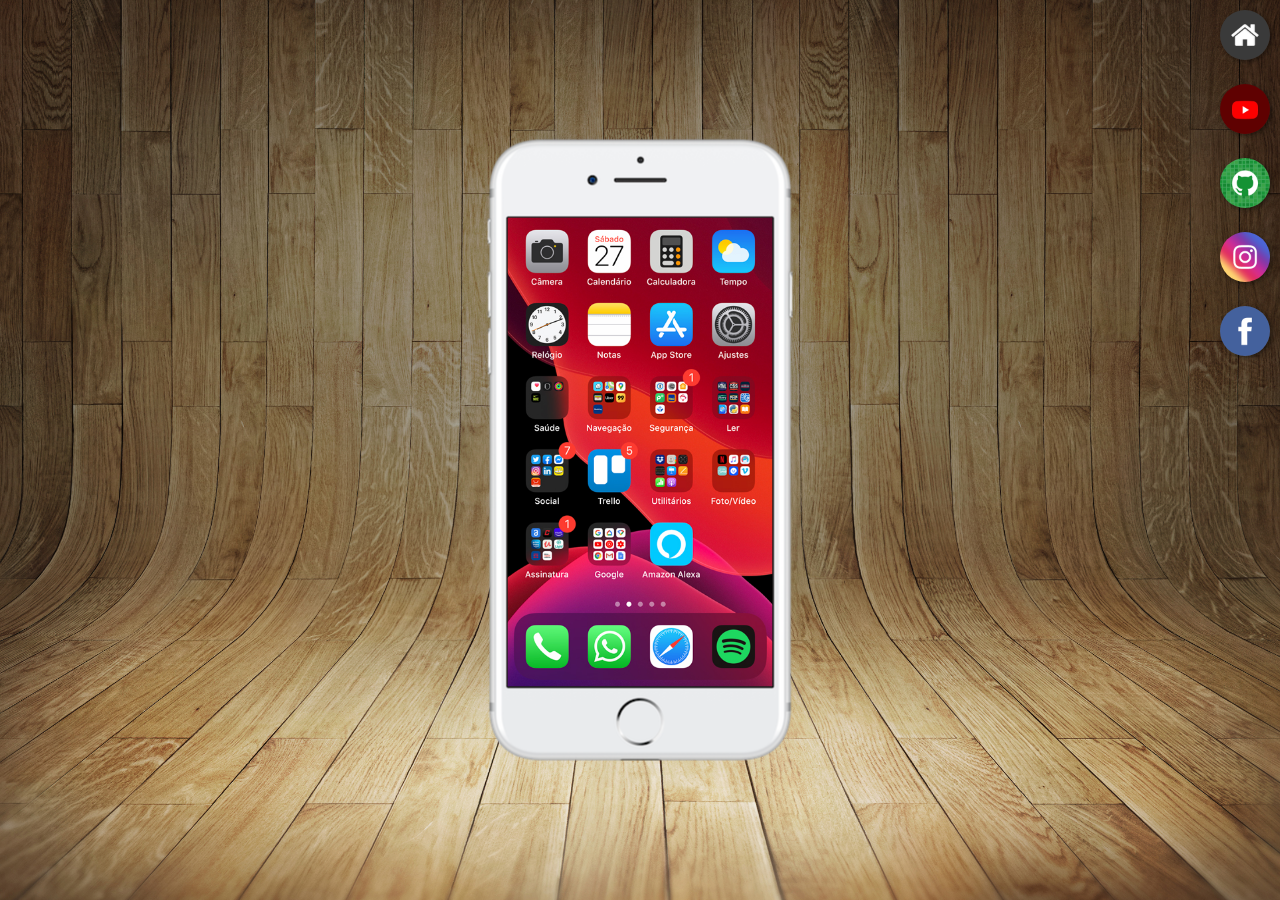
<file: index.html>
<!DOCTYPE html>
<html lang="pt-br">
<head>
    <meta charset="UTF-8">
    <meta name="viewport" content="width=device-width, initial-scale=1.0">
    <title>Redes Sociais</title>
    <link rel="shortcut icon" href="favicon.ico" type="image/x-icon">
    <link rel="stylesheet" href="style.css">
</head>
<body>
    <main>
        <section class="cell">
            <iframe src="tela.html" name="tela" frameborder="0">Seu navegador não é compatível com isso.</iframe>
        </section>

        <section class="icons">
                <a href="tela.html" target="tela"><img src="imagens/logo-home.jpg" alt="Home"></a><br>

                <a href="youtube.html" target="tela"><img src="imagens/logo-youtube.jpg" alt="Youtube"></a><br>

                <a href="github.html" target="tela"><img src="imagens/logo-github.jpg" alt="GitHub"></a><br>

                <a href="instagram.html" target="tela"><img src="imagens/logo-instagram.jpg" alt="Instagram"></a><br>

                <a href="facebook.html" target="tela"><img src="imagens/logo-facebook.jpg" alt="Facebook"></a>
        </section>
    </main>
</body>
</html>
</file>
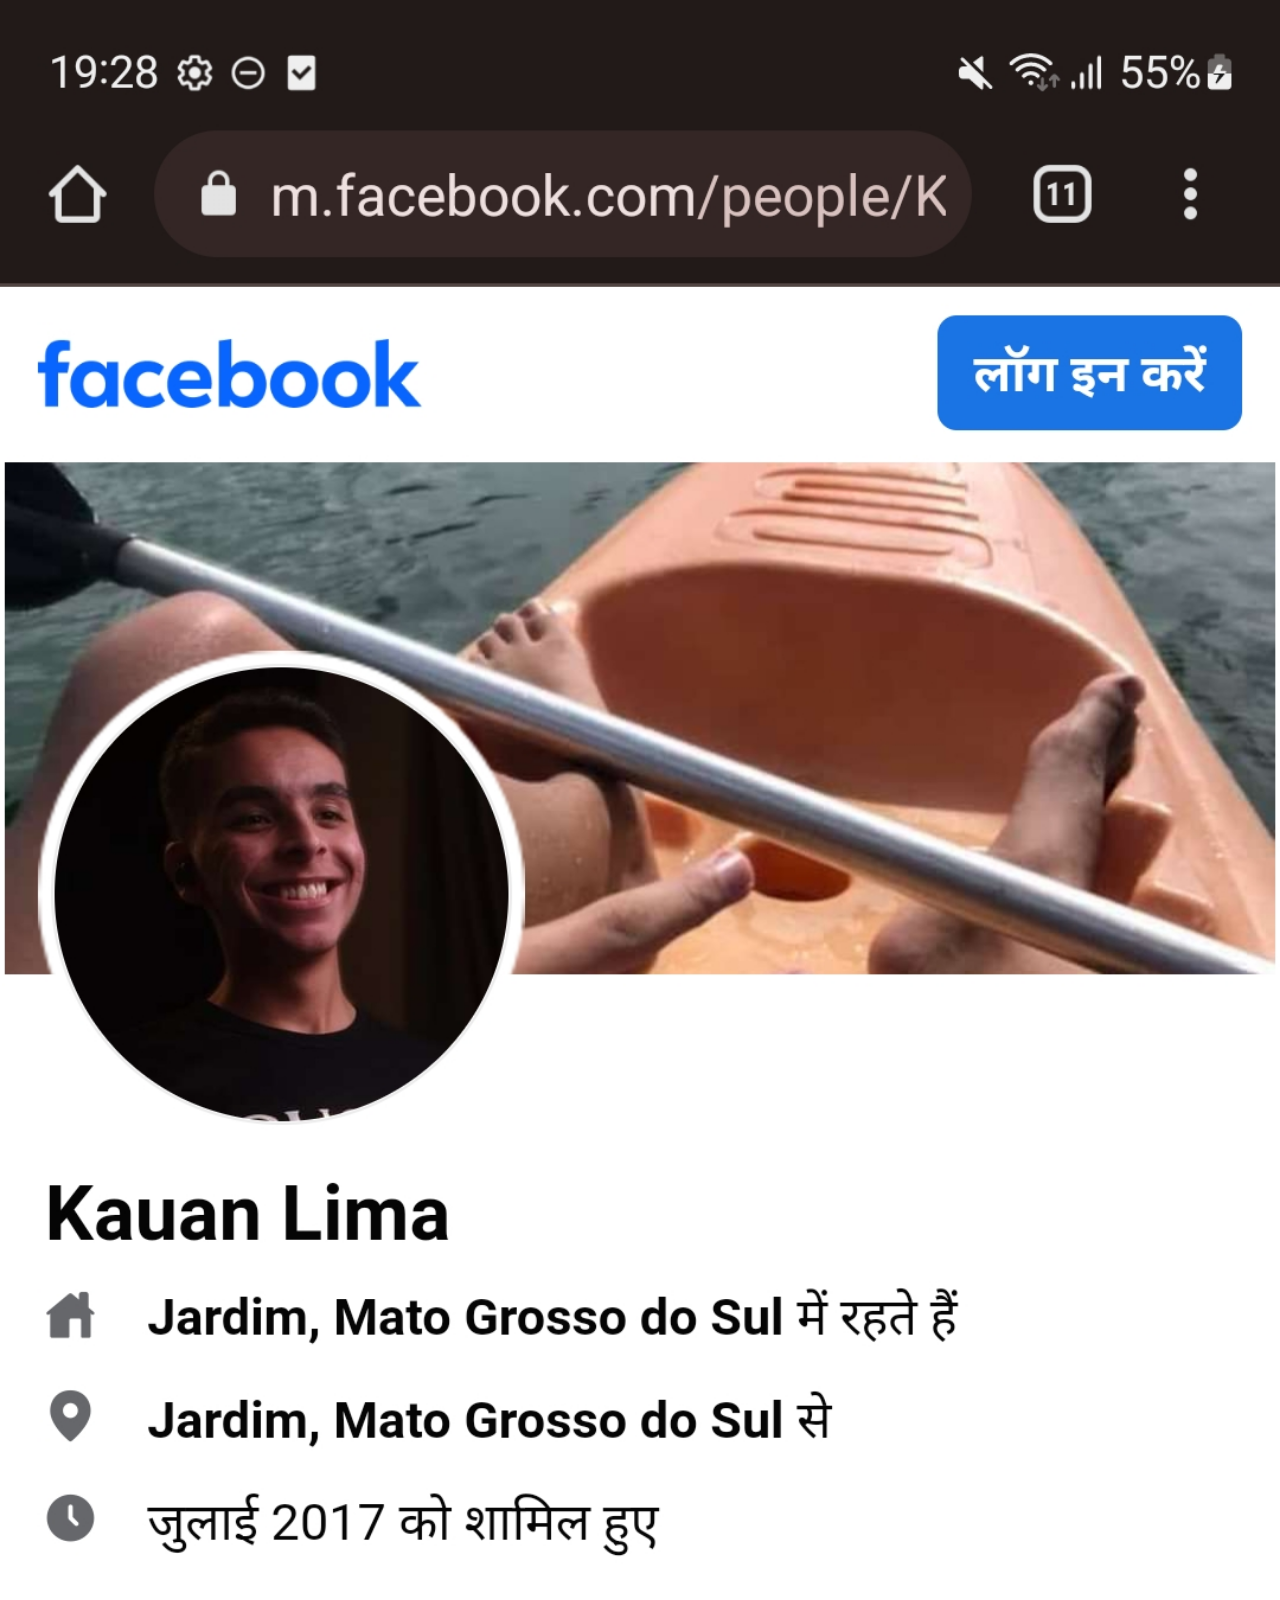
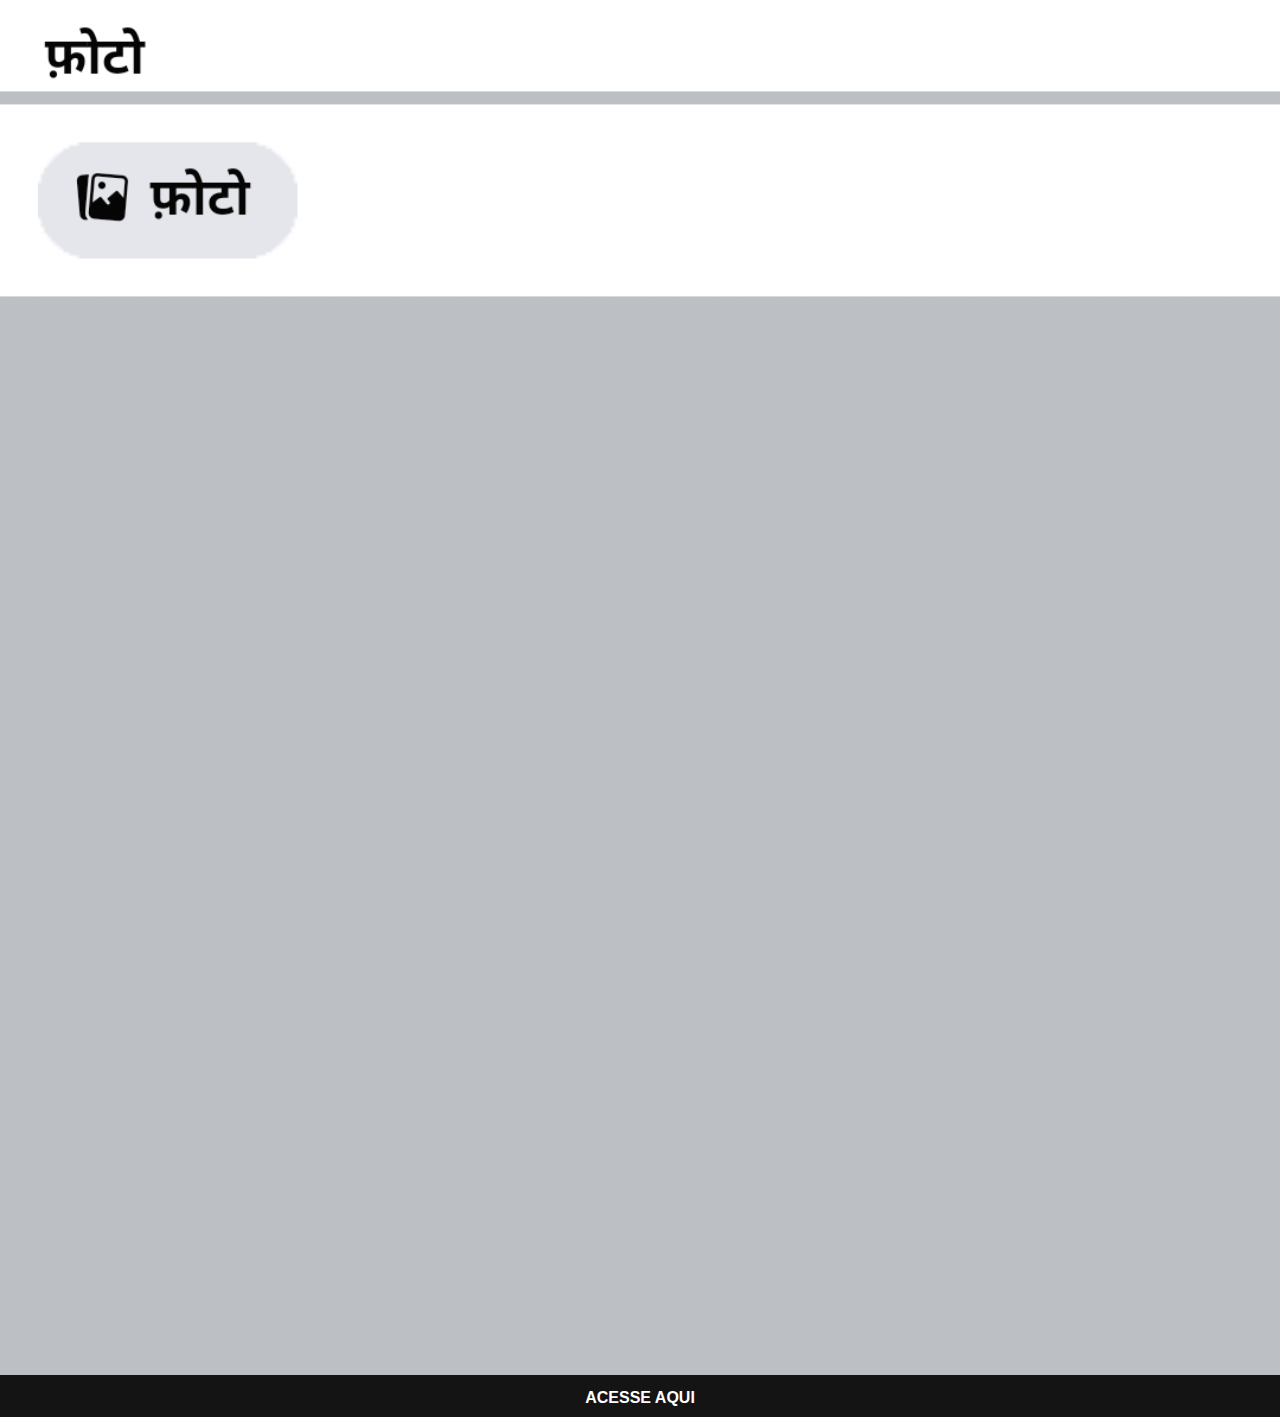
<file: facebook.html>
<!DOCTYPE html>
<html lang="pt-br">
<head>
    <meta charset="UTF-8">
    <meta name="viewport" content="width=device-width, initial-scale=1.0">
    <title>Faccebook</title>
    <style>
        *{
            margin: 0px;
            padding: 0px;
        }
        
        body{
            background-color: rgb(20, 20, 20);
        }

        ::-webkit-scrollbar{
            height: 0;
            width: 0;
        }

        img{
            width: 100vw;
        }

        a{
            display: block;
            font-family: Arial, Helvetica, sans-serif;
            background-color: rgb(20, 20, 20);
            color: white;
            padding: 10px;
            text-align: center;
            text-decoration: none;
            font-weight: bolder;
        }

        a:hover{
            background-color: rgb(31, 31, 31);
        }
    </style>
</head>
<body>
    <main>
        <img src="imagens/tela-facebook.jpg" alt="Canal do Kau Fps">
    </main>

    <footer>
        <a href="https://www.facebook.com/profile.php?id=100019772611229&sk=photos" target="_blank">ACESSE AQUI</a>
    </footer>
</body>
</html>
</file>
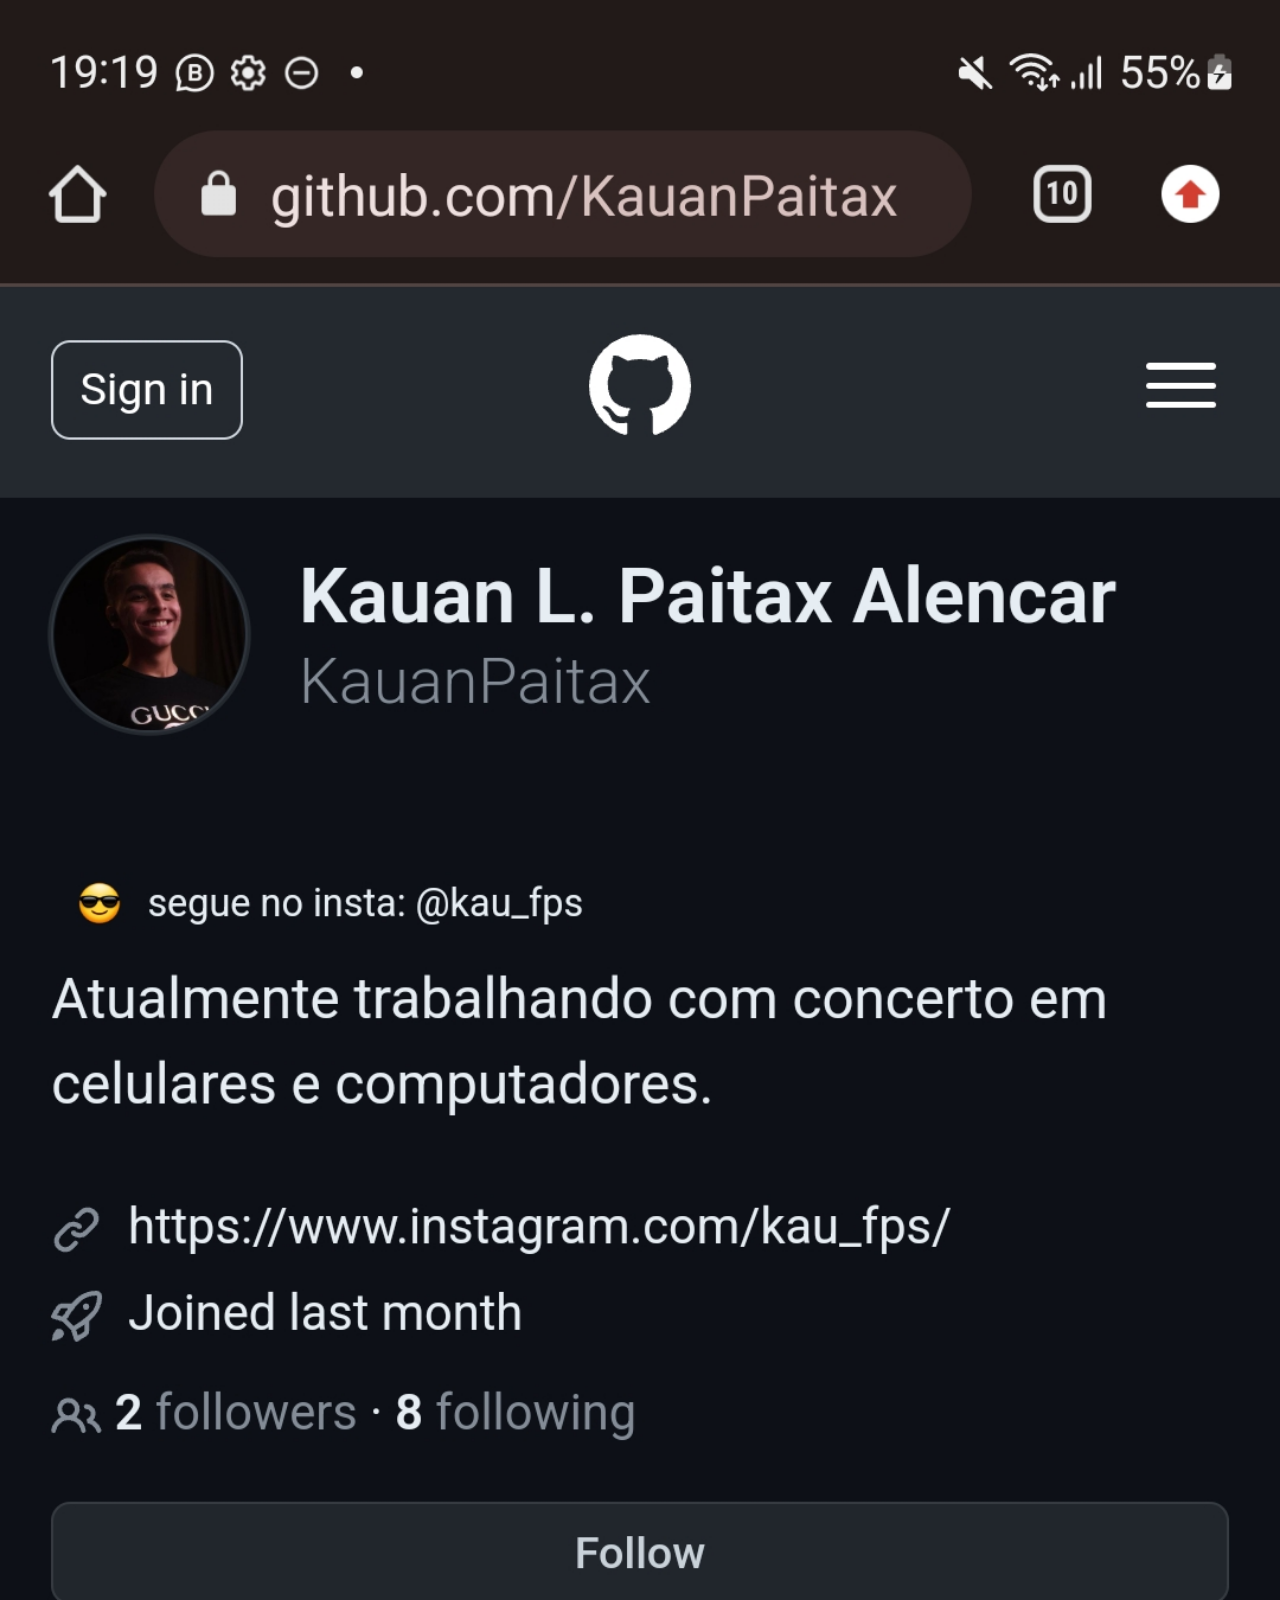
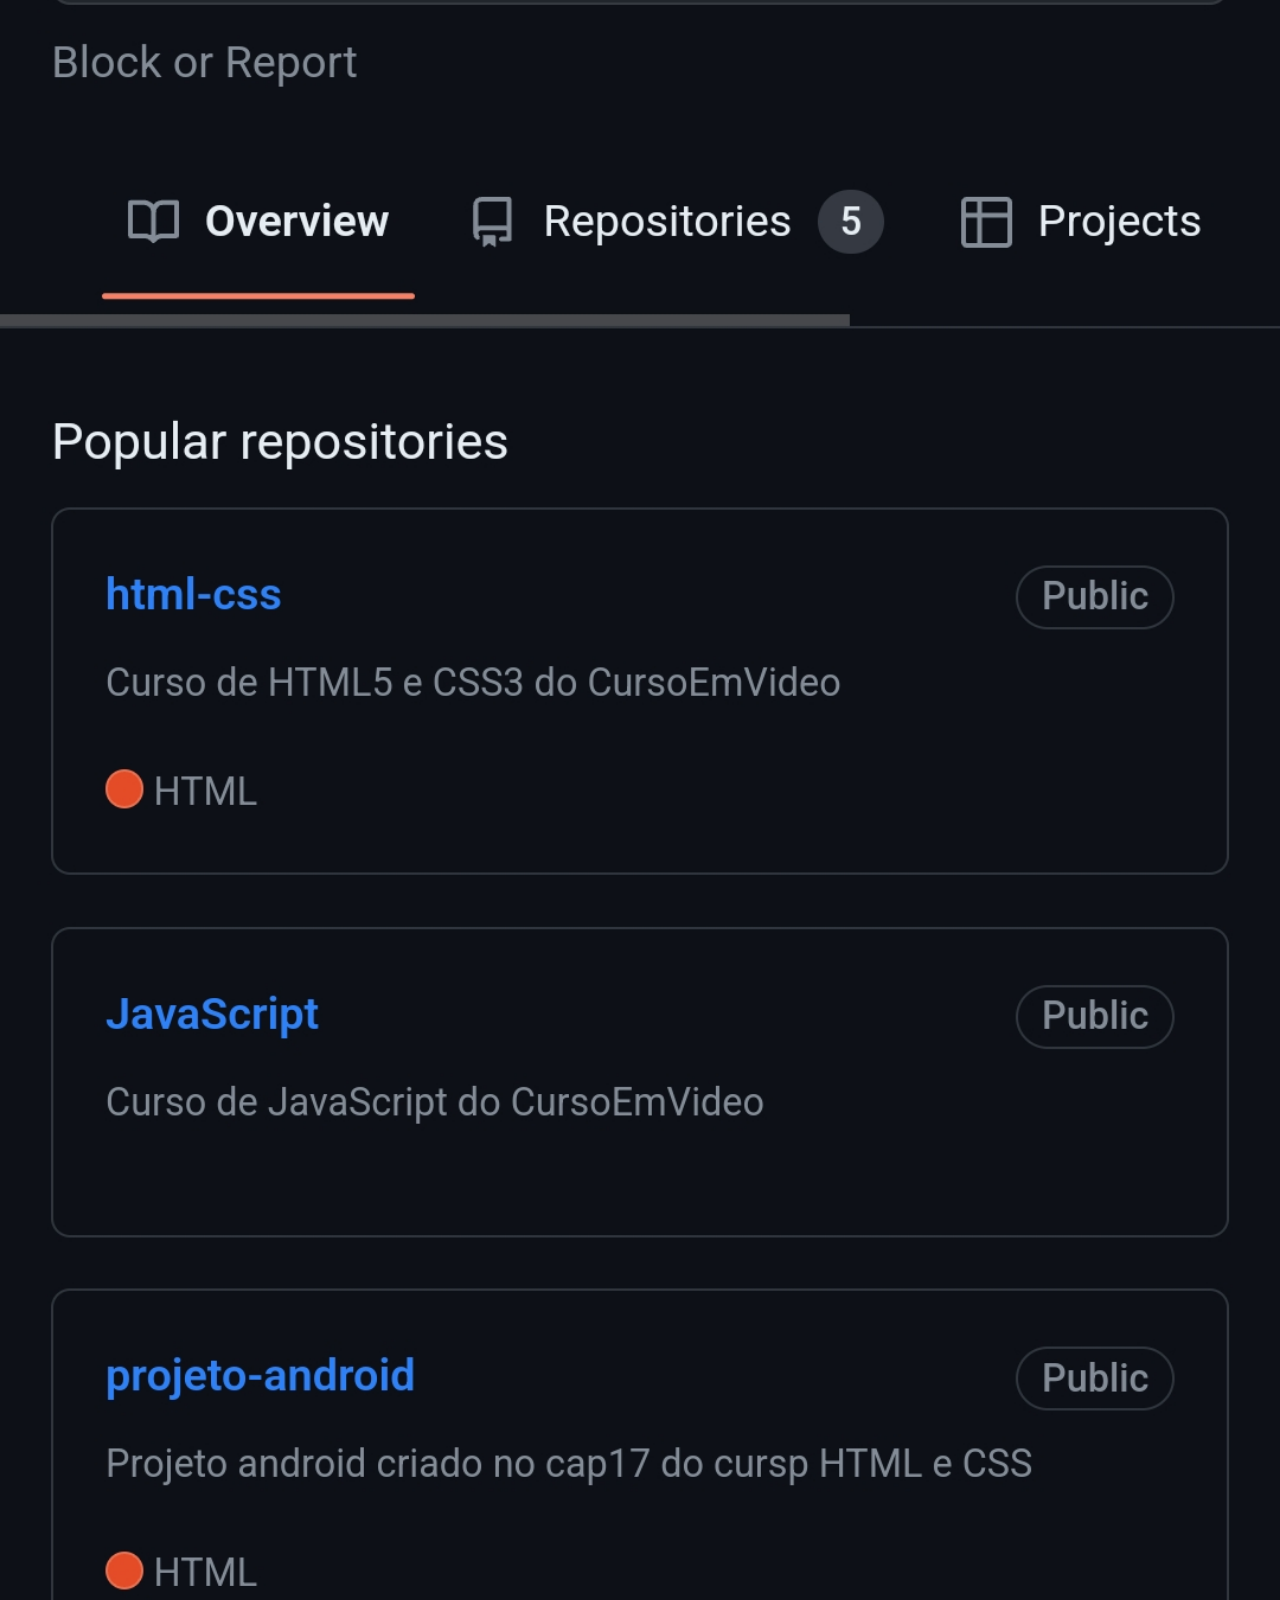
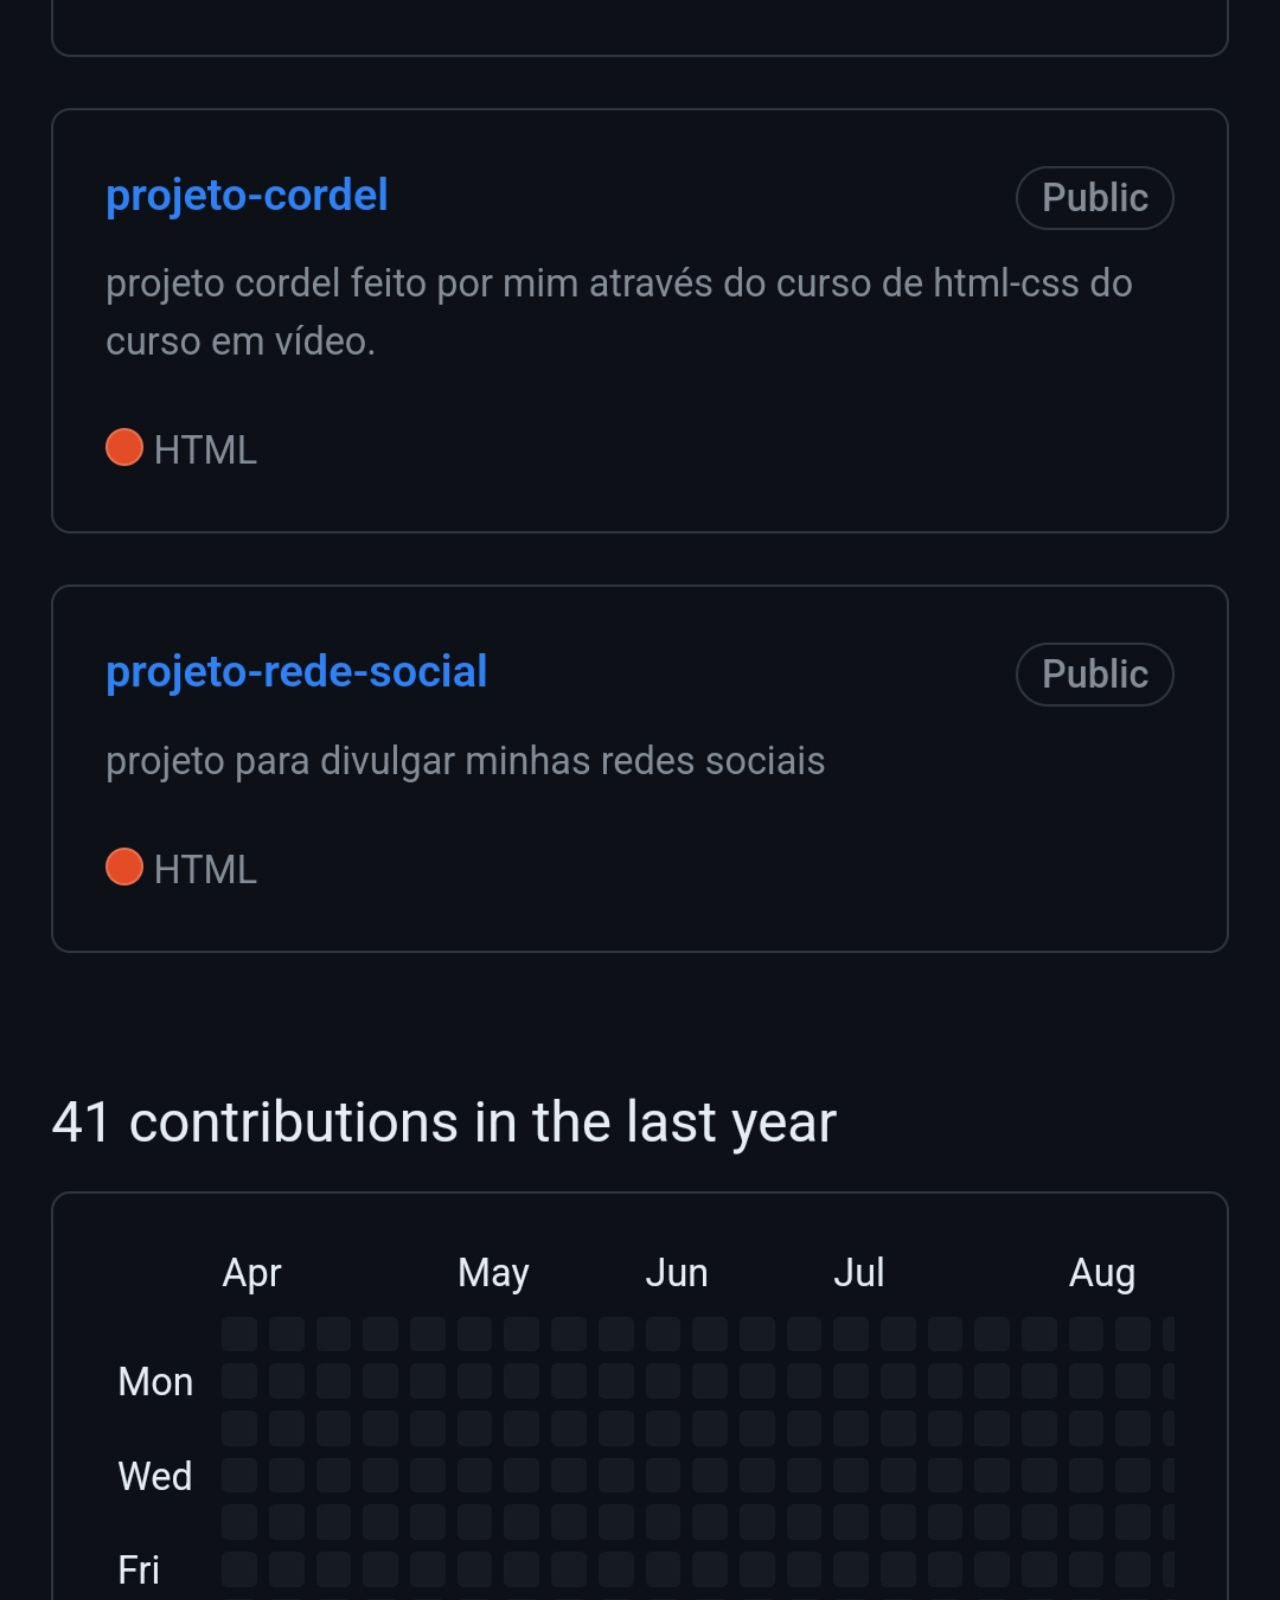
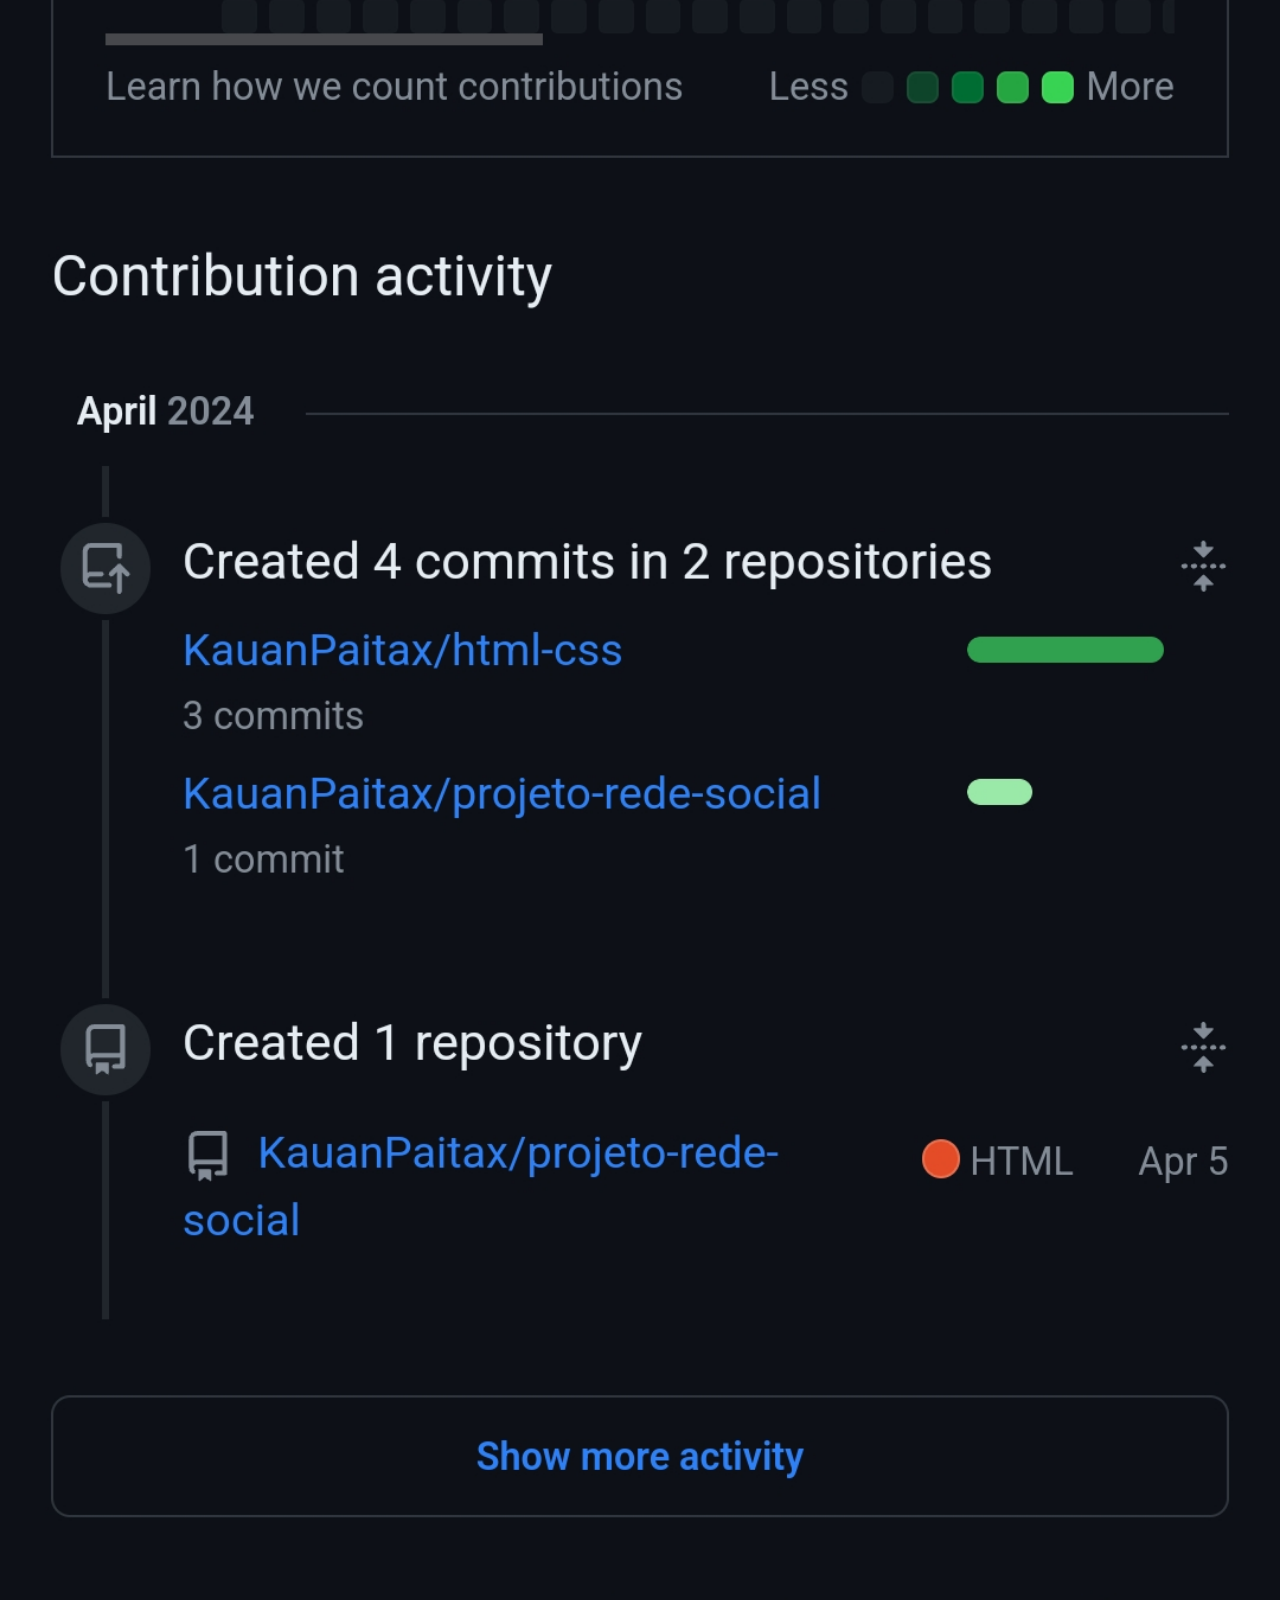
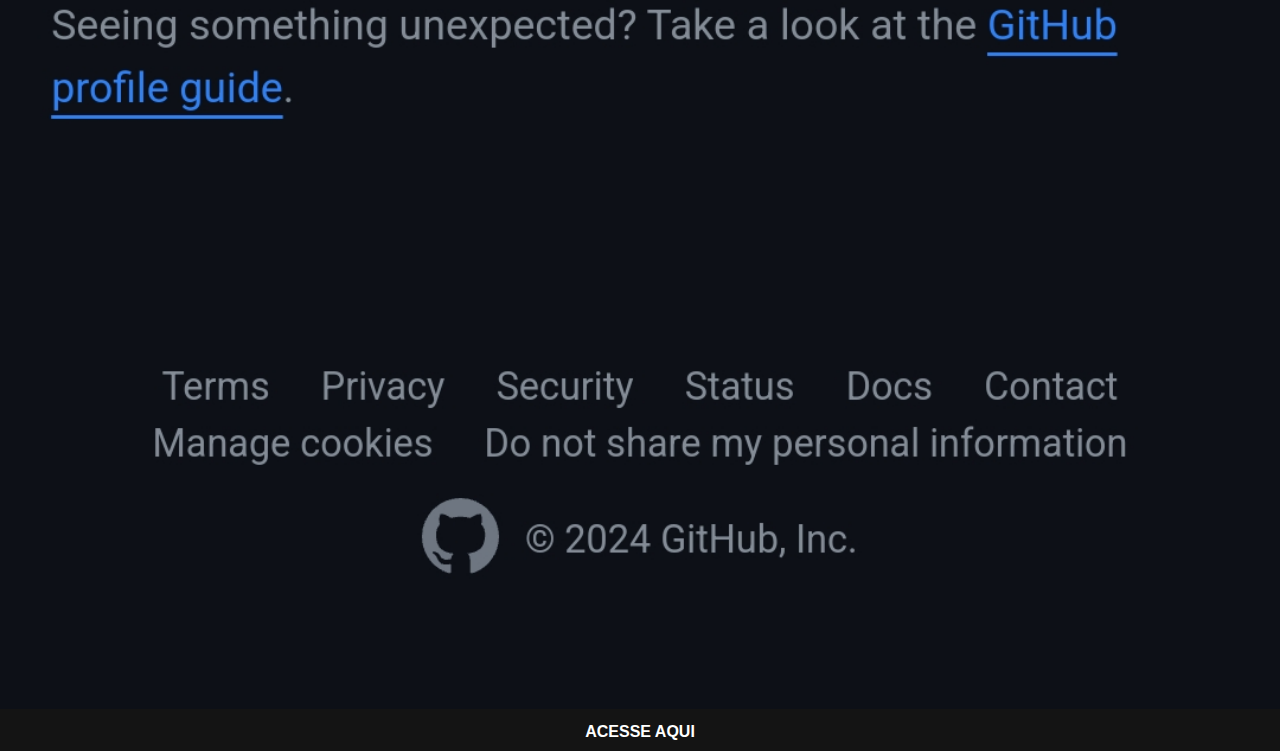
<file: github.html>
<!DOCTYPE html>
<html lang="pt-br">
<head>
    <meta charset="UTF-8">
    <meta name="viewport" content="width=device-width, initial-scale=1.0">
    <title>GitHub</title>
    <style>
        *{
            margin: 0px;
            padding: 0px;
        }
        
        body{
            background-color: rgb(20, 20, 20);
        }

        ::-webkit-scrollbar{
            height: 0;
            width: 0;
        }

        img{
            width: 100vw;
        }

        a{
            display: block;
            font-family: Arial, Helvetica, sans-serif;
            background-color: rgb(20, 20, 20);
            color: white;
            padding: 10px;
            text-align: center;
            text-decoration: none;
            font-weight: bolder;
        }

        a:hover{
            background-color: rgb(31, 31, 31);
        }
    </style>
</head>
<body>
    <main>
        <img src="imagens/tela-github.jpg" alt="GitHub do Kauan Lima Paitax de Alencar">
    </main>

    <footer>
        <a href="https://github.com/KauanPaitax" target="_blank">ACESSE AQUI</a>
    </footer>
</body>
</html>
</file>
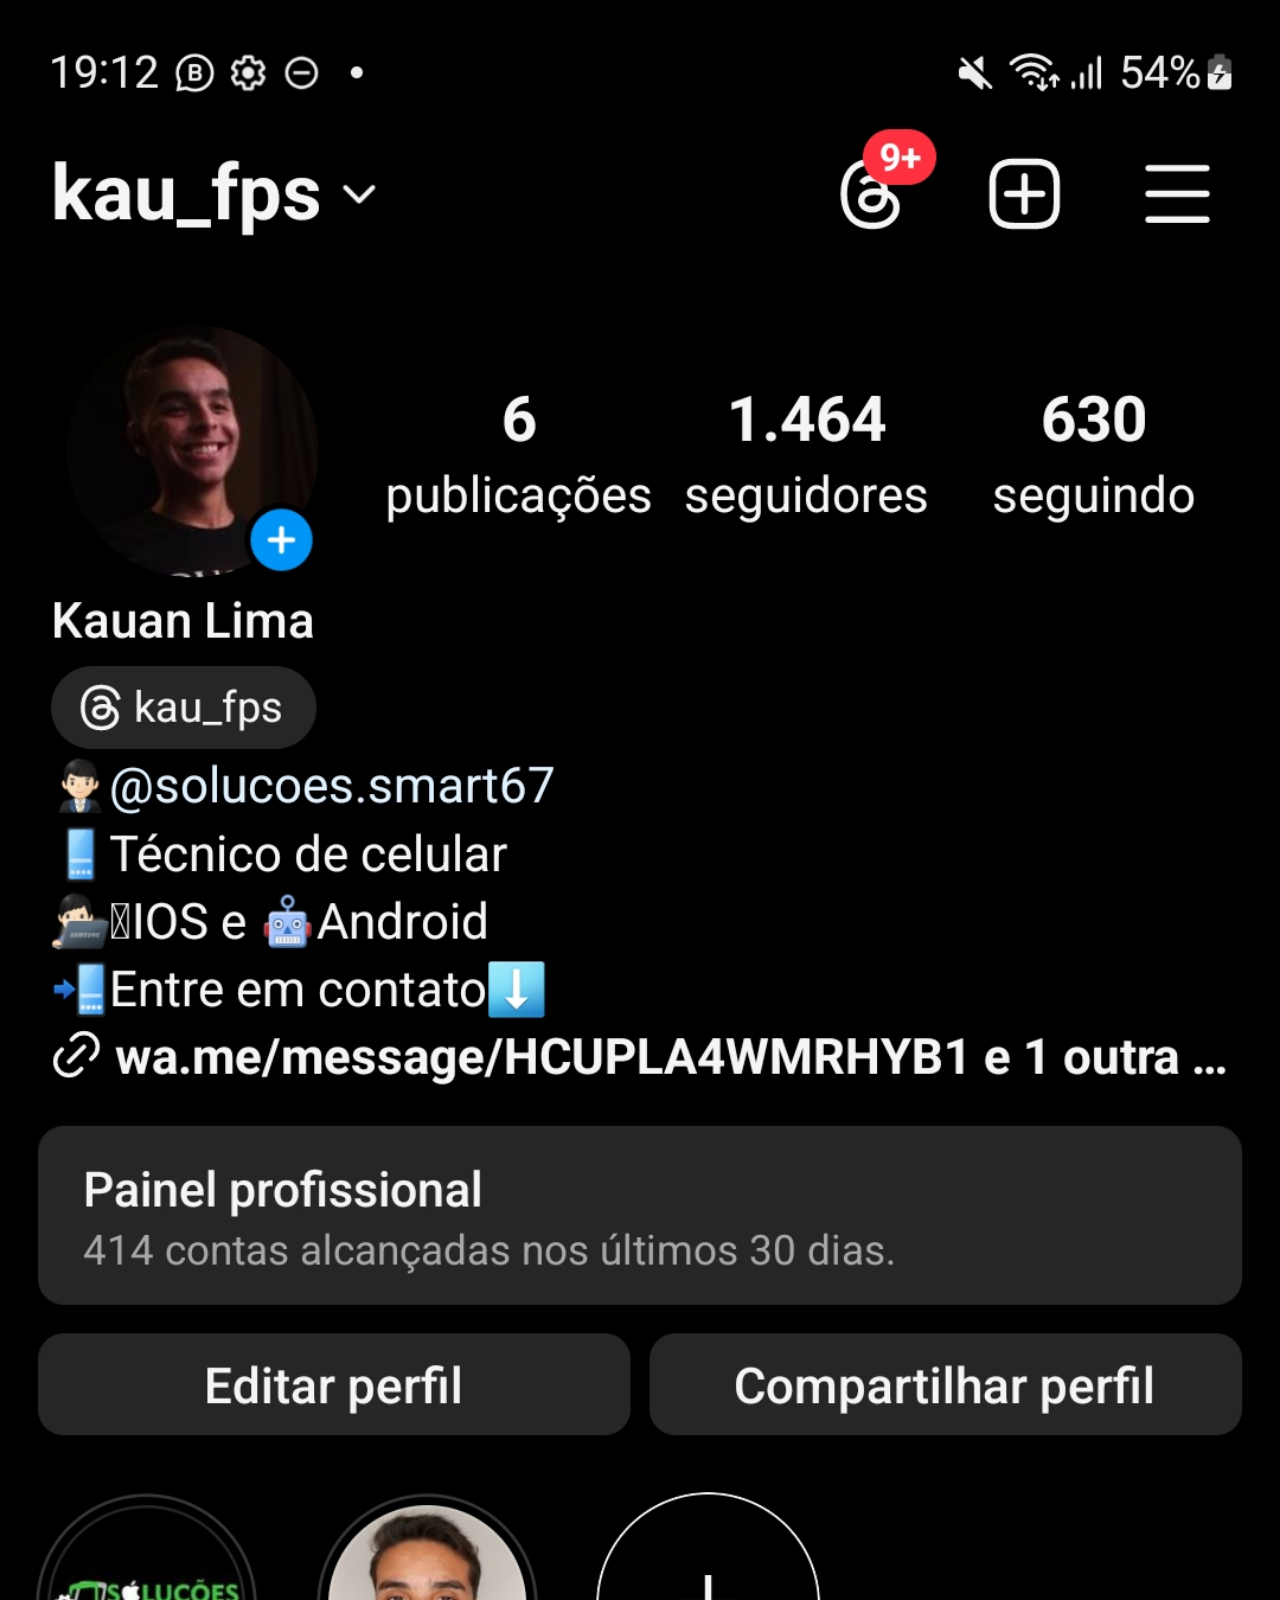
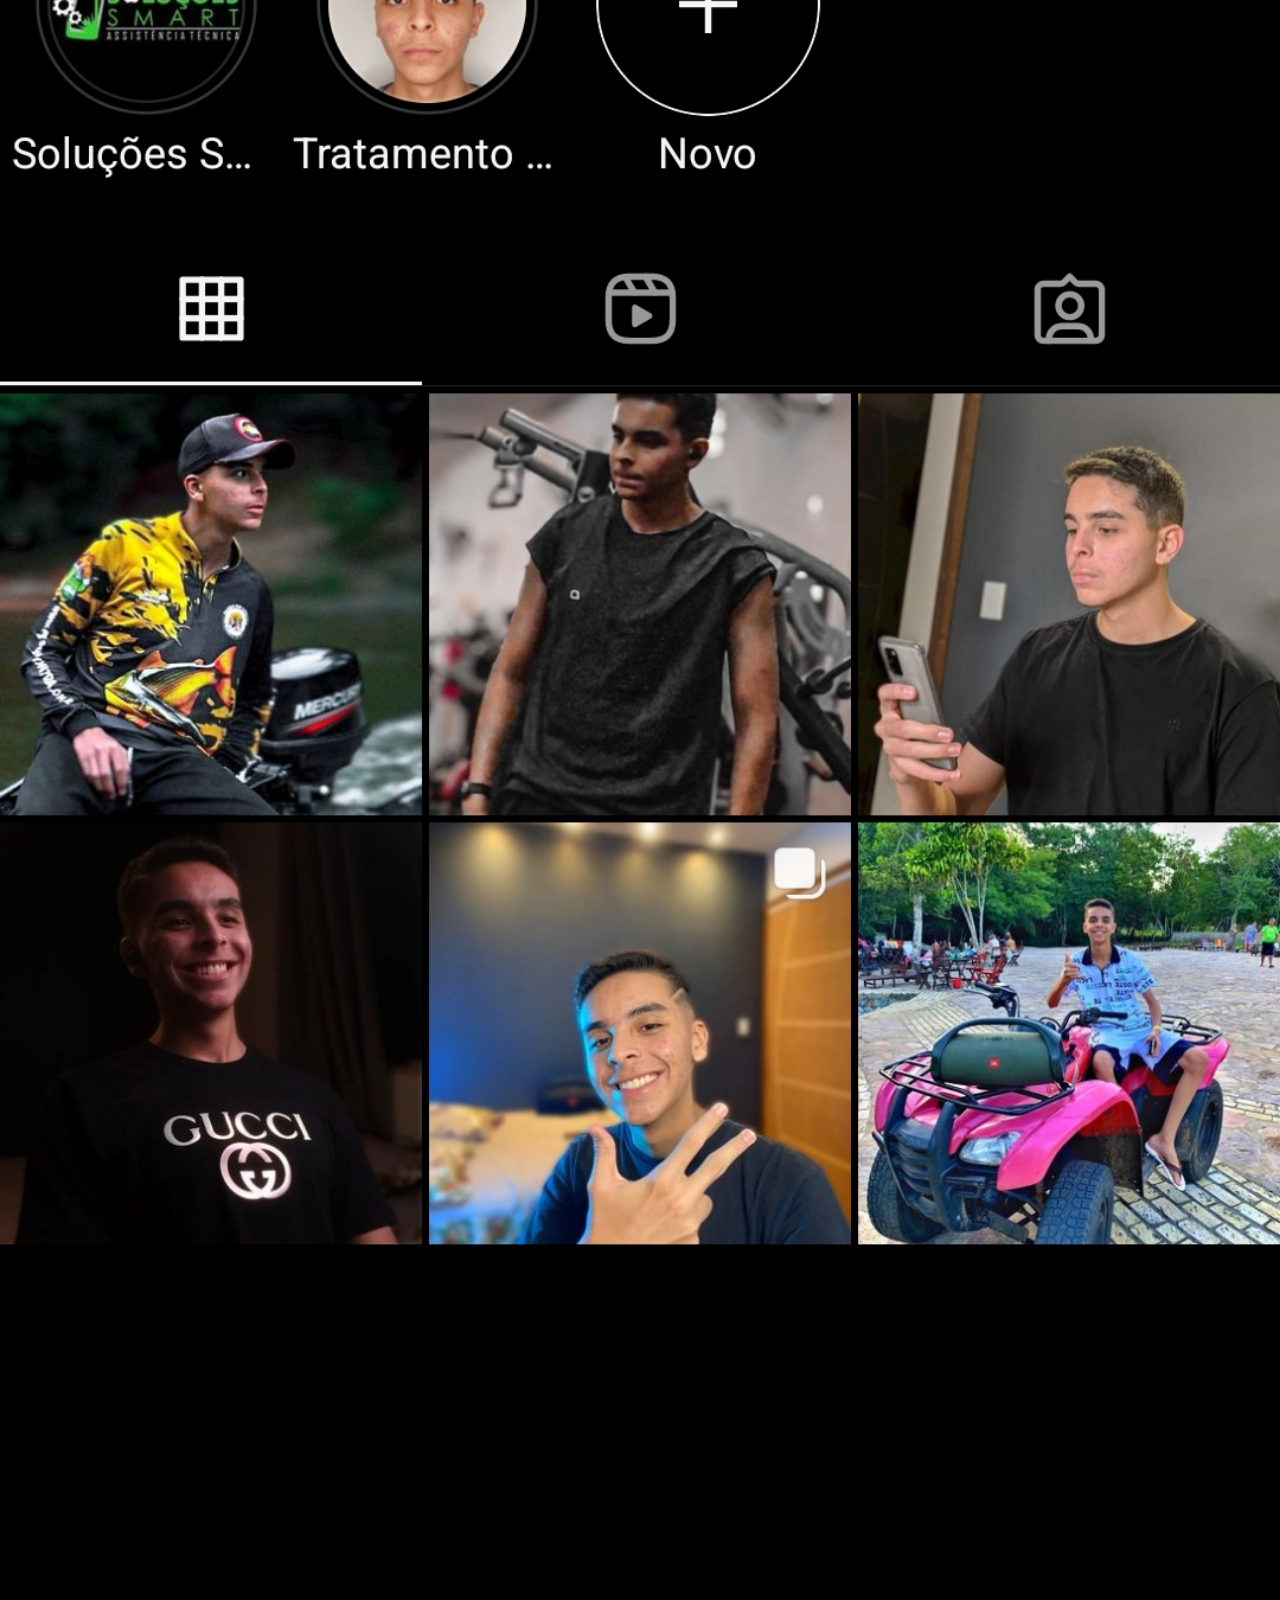
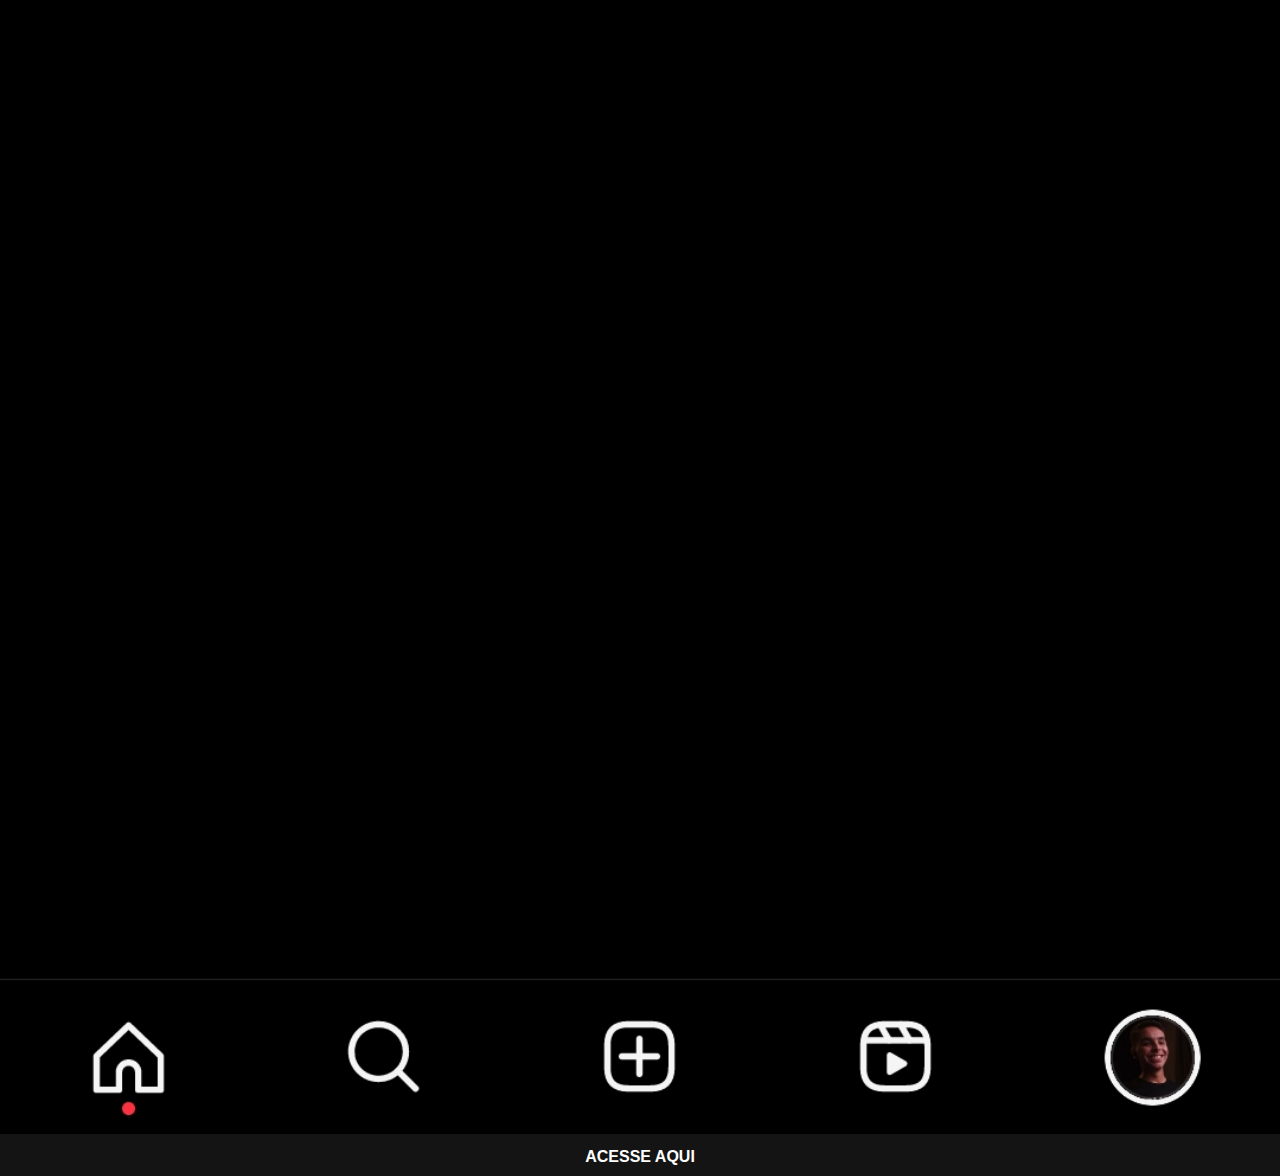
<file: instagram.html>
<!DOCTYPE html>
<html lang="pt-br">
<head>
    <meta charset="UTF-8">
    <meta name="viewport" content="width=device-width, initial-scale=1.0">
    <title>Instagram</title>
    <style>
        *{
            margin: 0px;
            padding: 0px;
        }
        
        body{
            background-color: rgb(20, 20, 20);
        }

        ::-webkit-scrollbar{
            height: 0;
            width: 0;
        }

        img{
            width: 100vw;
        }

        a{
            display: block;
            font-family: Arial, Helvetica, sans-serif;
            background-color: rgb(20, 20, 20);
            color: white;
            padding: 10px;
            text-align: center;
            text-decoration: none;
            font-weight: bolder;
        }

        a:hover{
            background-color: rgb(31, 31, 31);
        }
    </style>
</head>
<body>
    <main>
        <img src="imagens/tela-intagram.jpg" alt="Instagram do Kauan L. Paitax">
    </main>

    <footer>
        <a href="https://www.instagram.com/kau_fps/?igshid=YmMyMTA2M2Y%3D" target="_blank">ACESSE AQUI</a>
    </footer>
</body>
</html>
</file>
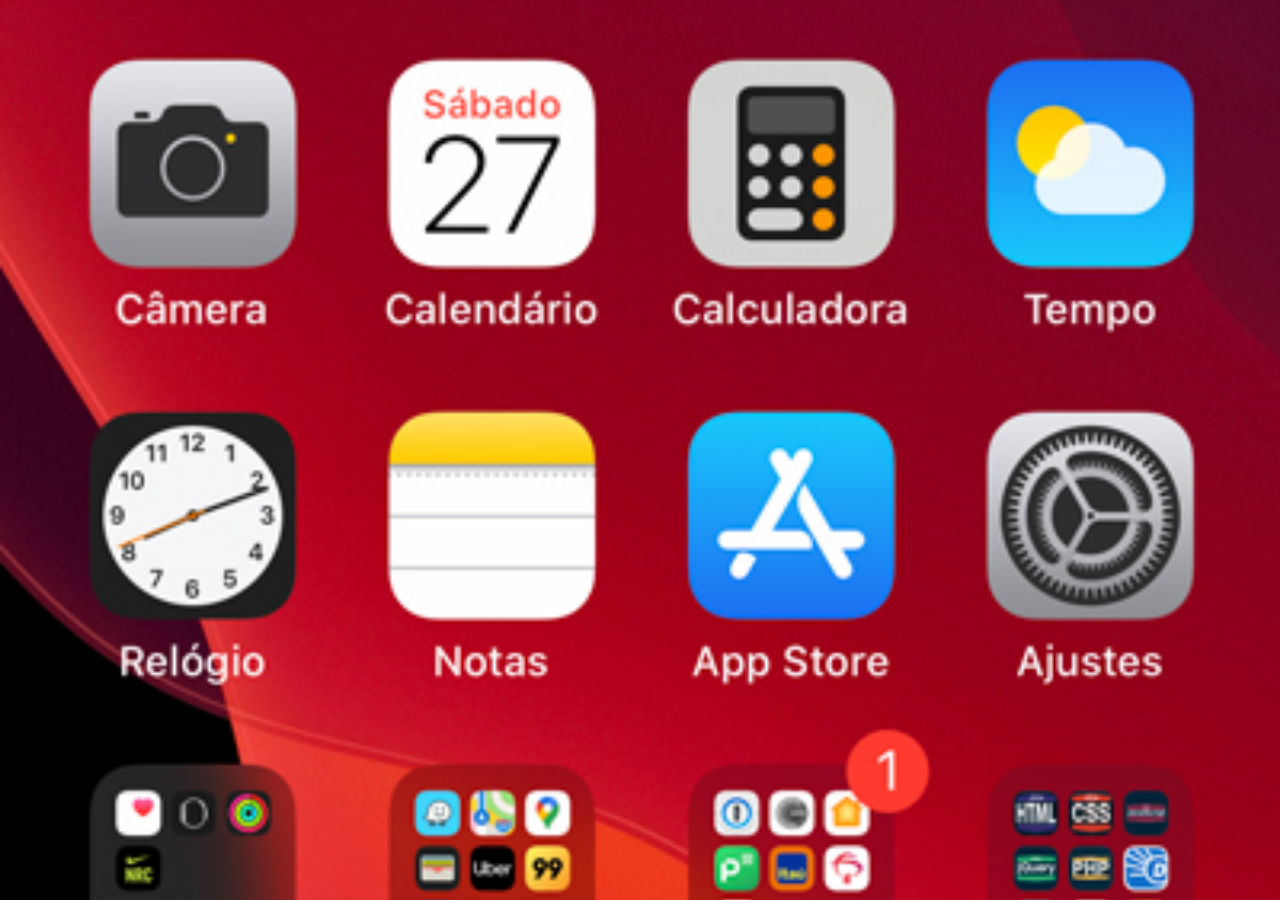
<file: tela.html>
<!DOCTYPE html>
<html lang="en">
<head>
    <meta charset="UTF-8">
    <meta name="viewport" content="width=device-width, initial-scale=1.0">
    <title>Tela Principal</title>
    <style>
        *{
            margin: 0;
            padding: 0;
        }

        ::-webkit-scrollbar{
            height: 0;
            width: 0;
        }

        body{
            height: 100vh;
            width: 100vw;
            top: 50%;

            background: url(imagens/tela-home.jpg) no-repeat top center;
            background-size: cover;
        }
    </style>
</head>
<body>
    
</body>
</html>
</file>
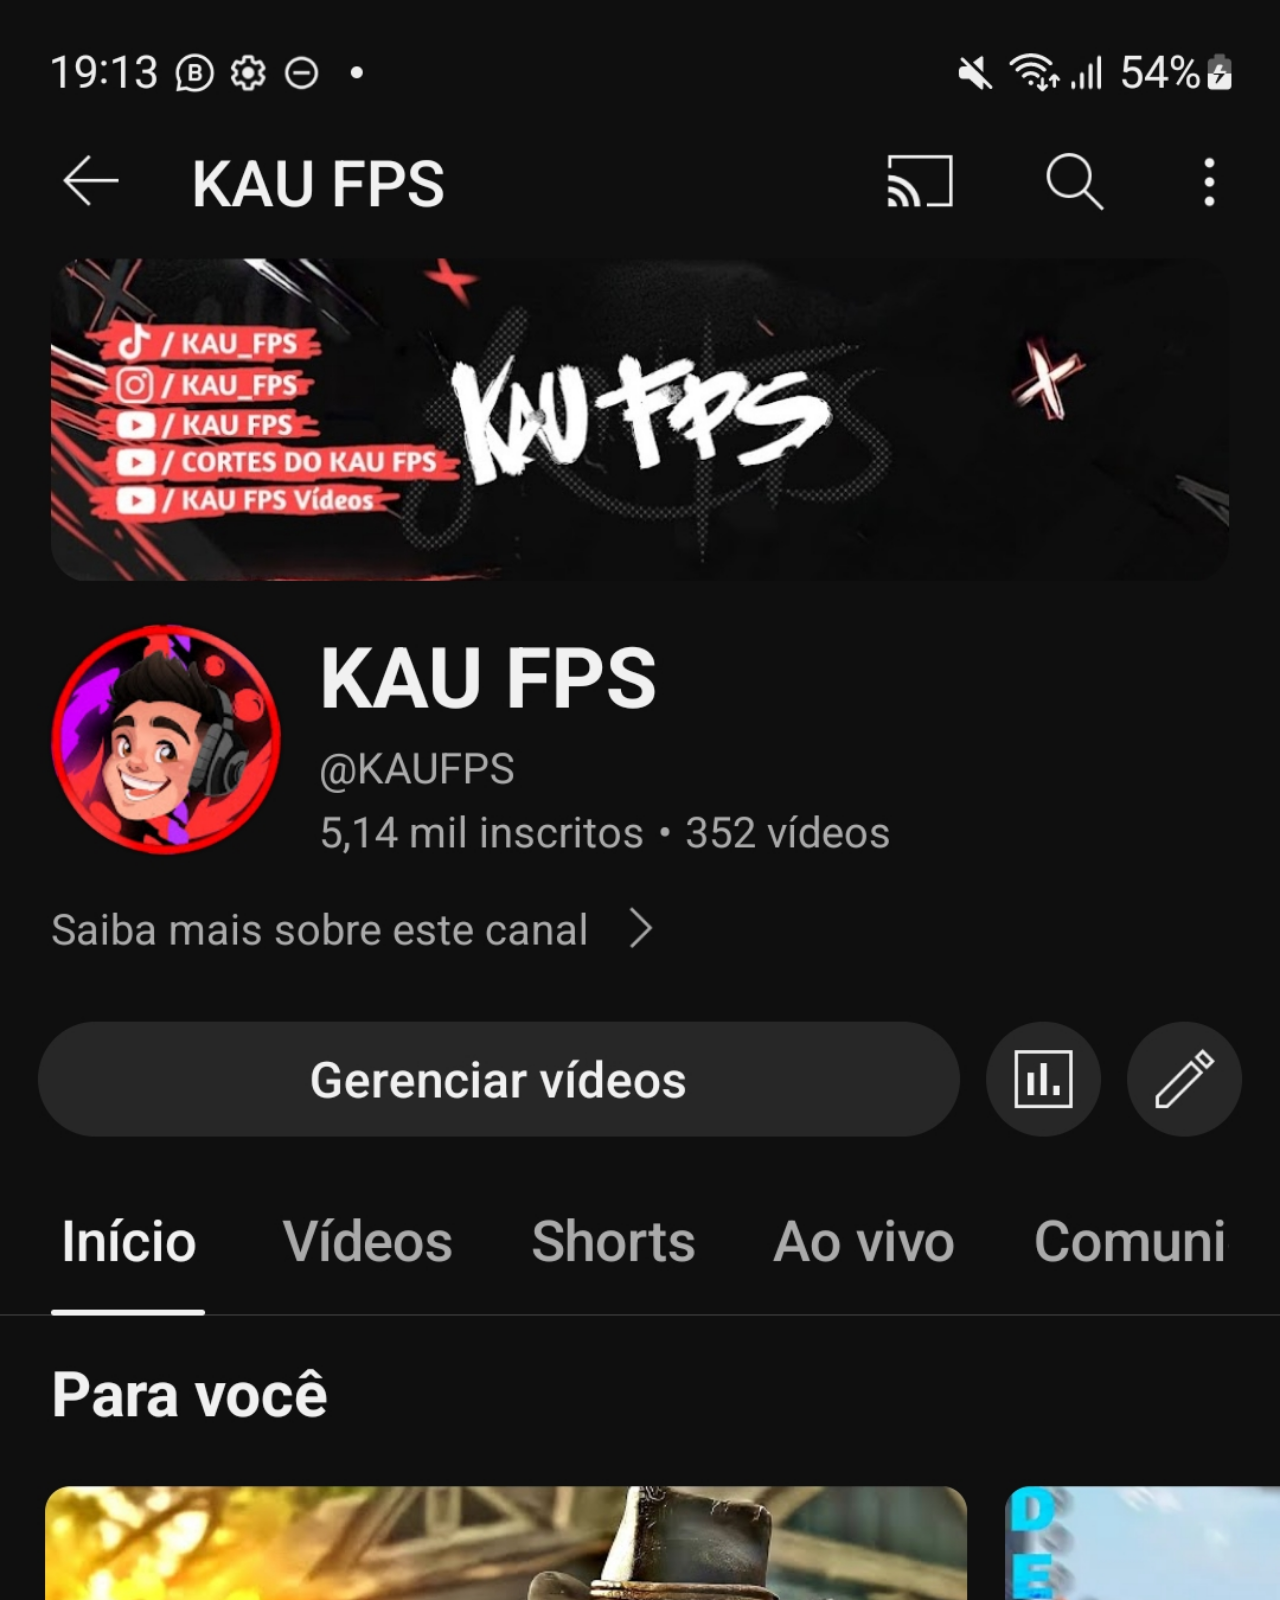
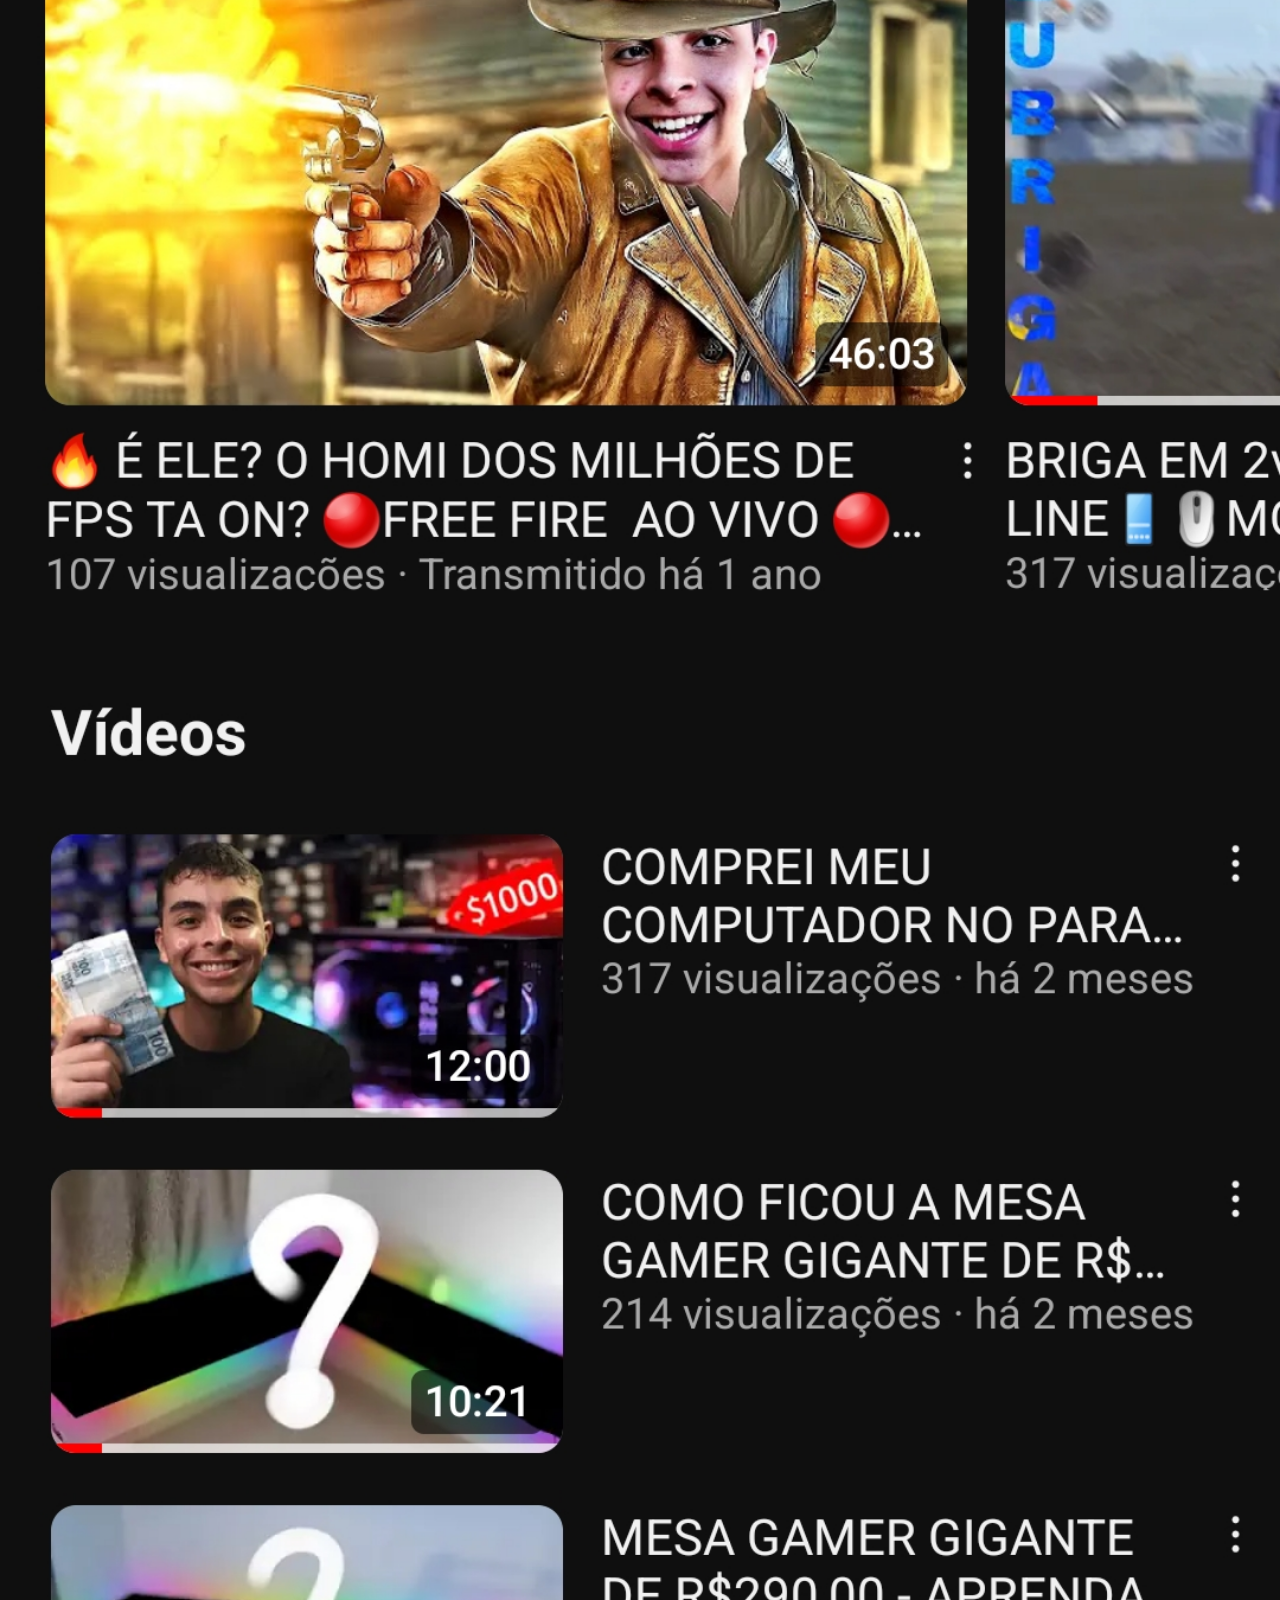
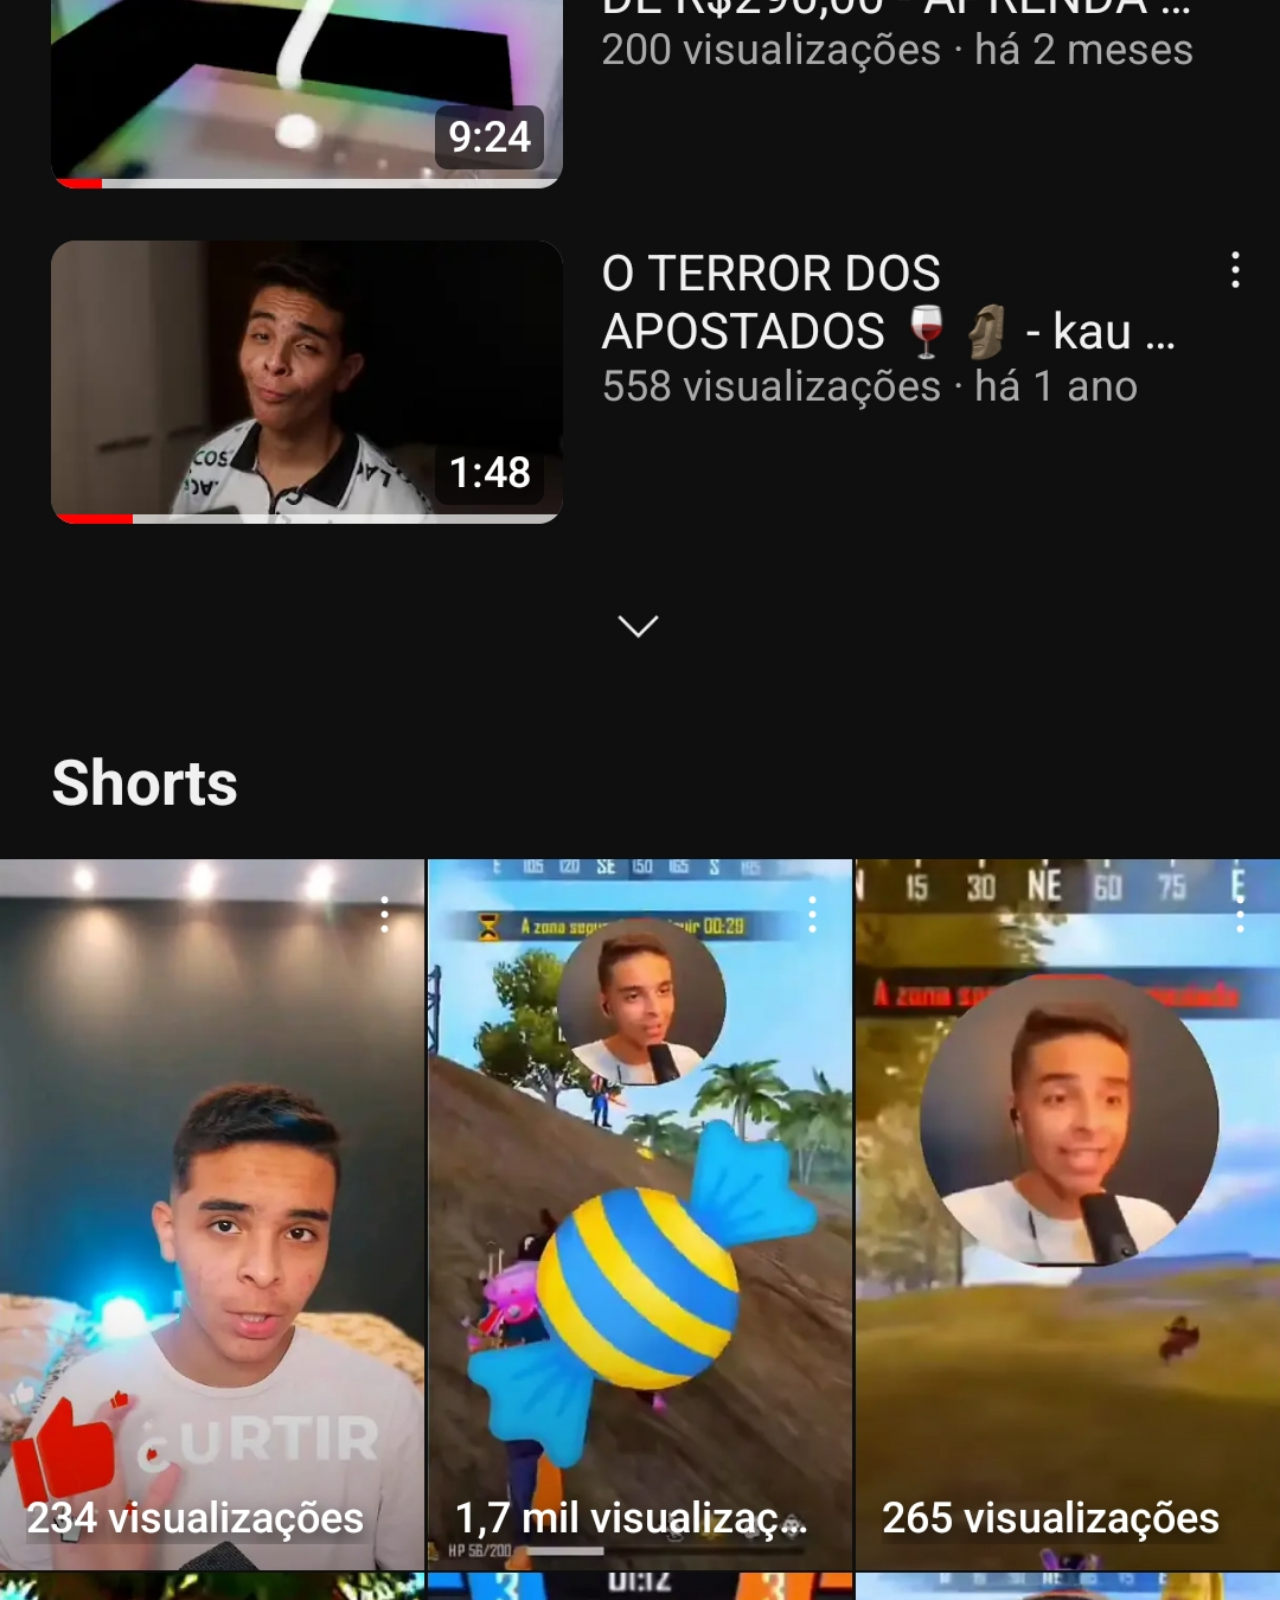
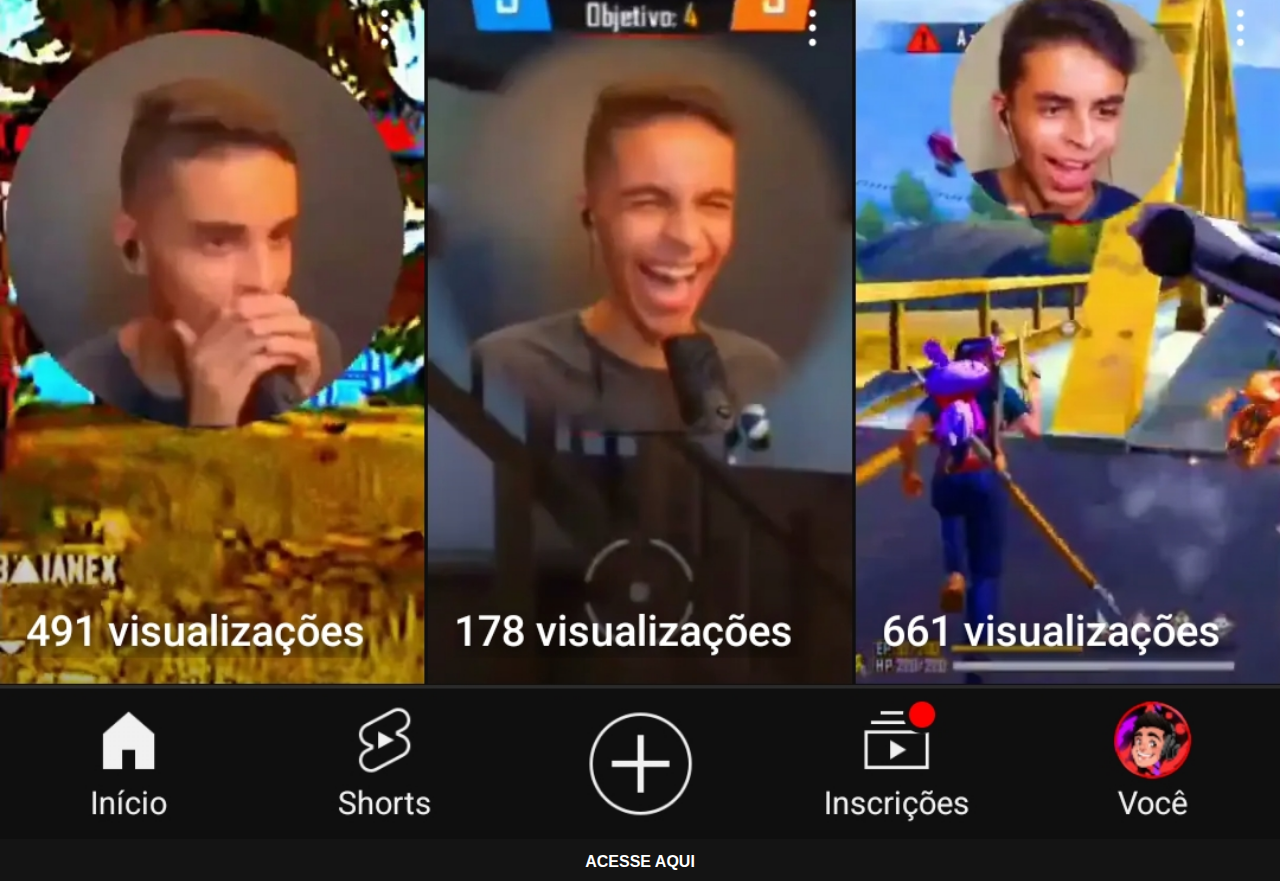
<file: youtube.html>
<!DOCTYPE html>
<html lang="pt-br">
<head>
    <meta charset="UTF-8">
    <meta name="viewport" content="width=device-width, initial-scale=1.0">
    <title>Youtube</title>
    <style>
        *{
            margin: 0px;
            padding: 0px;
        }
        
        body{
            background-color: rgb(20, 20, 20);
        }

        ::-webkit-scrollbar{
            height: 0;
            width: 0;
        }

        img{
            width: 100vw;
        }

        a{
            display: block;
            font-family: Arial, Helvetica, sans-serif;
            background-color: rgb(20, 20, 20);
            color: white;
            padding: 10px;
            text-align: center;
            text-decoration: none;
            font-weight: bolder;
        }

        a:hover{
            background-color: rgb(31, 31, 31);
        }
    </style>
</head>
<body>
    <main>
        <img src="imagens/tela-youtube.jpg" alt="Canal do Kau Fps">
    </main>

    <footer>
        <a href="https://www.youtube.com/channel/UCxU23xZDuHLpWkTLIazzl6A" target="_blank">ACESSE AQUI</a>
    </footer>
</body>
</html>
</file>
<file: style.css>
@charset "utf-8";

*{
    margin: 0px;
    padding: 0px;
}

body, html{
    height: 100vh;
    width: 100vw;
}

body{
    background: black url('imagens/fundo-madeira.jpg') center center no-repeat fixed;
    background-size: cover;
}

main{
    position: relative;
    height: 100vh;
}

section.cell{
    position: absolute;
    top: 50%;
    left: 50%;
    transform: translate(-50%, -50%);

    background: url('imagens/frame-iphone.png') no-repeat;
    width: 311px;
    height: 627px;
}

section.cell iframe{
    position: relative;
    top: 81px;
    left: 23px;
    width: 265px;
    height: 469px;
}

section.icons{
    text-align: right;
}

section.icons img{
    width: 50px;
    margin: 10px;
    border-radius: 50%;
    box-shadow: 2px 2px 5px rgba(0, 0, 0, 0.432);
    box-sizing: border-box; /*Para não mexer nos outros icones assim que receber border*/
}

section.icons img:hover{ /*qunando o mouse passar por cima recebe:*/
    border: 2px solid rgba(255, 255, 255, 0.603); /*Borda de dois px branca*/
    transform: translate(-3px, -3px); /*Se move 3px pra cima e direita, dando sensação de destaque*/
    box-shadow: 5px 5px 10px rgba(0, 0, 0, 0.603); /*Sombra mais forte e maior*/
    transition: transform 0.3s; /*transform recebe uma transição de 0.3s, dando sensação de movimento*/
}
</file>
